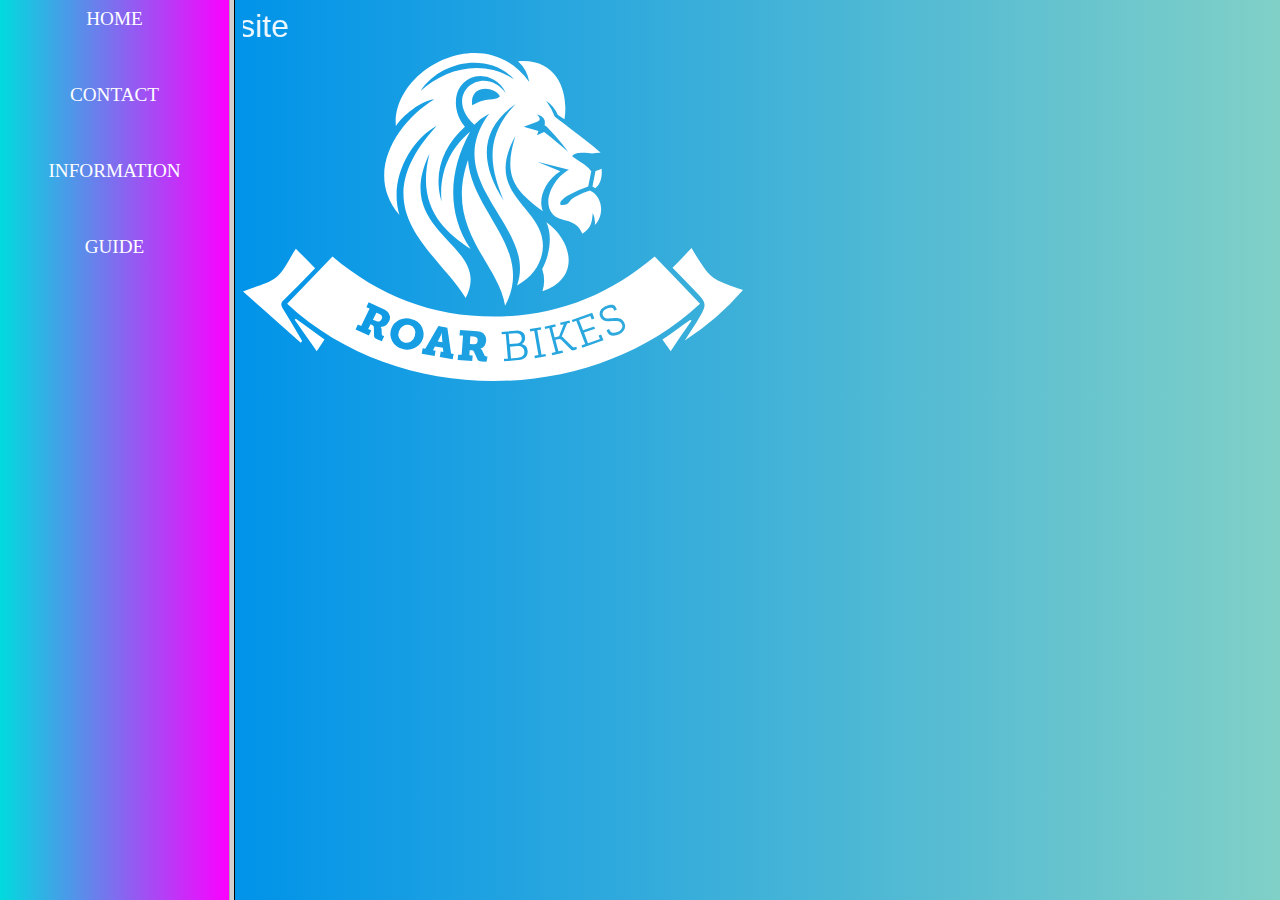
<file: index.html>
<!DOCTYPE html>
<html lang="en">
        <link href="https://cdn.jsdelivr.net/npm/bootstrap@5.0.2/dist/css/bootstrap.min.css" rel="stylesheet" integrity="sha384-EVSTQN3/azprG1Anm3QDgpJLIm9Nao0Yz1ztcQTwFspd3yD65VohhpuuCOmLASjC" crossorigin="anonymous">
        <link rel="preconnect" href="https://fonts.googleapis.com">
    <link rel="preconnect" href="https://fonts.gstatic.com" crossorigin>
    <link href="https://fonts.googleapis.com/css2?family=PT+Serif&family=Playfair+Display&family=Roboto:ital,wght@1,700&display=swap" rel="stylesheet"> 
    <script src="https://cdn.jsdelivr.net/npm/bootstrap@5.0.2/dist/js/bootstrap.bundle.min.js" integrity="sha384-MrcW6ZMFYlzcLA8Nl+NtUVF0sA7MsXsP1UyJoMp4YLEuNSfAP+JcXn/tWtIaxVXM" crossorigin="anonymous"></script>
    <script src="https://cdn.jsdelivr.net/npm/@popperjs/core@2.9.2/dist/umd/popper.min.js" integrity="sha384-IQsoLXl5PILFhosVNubq5LC7Qb9DXgDA9i+tQ8Zj3iwWAwPtgFTxbJ8NT4GN1R8p" crossorigin="anonymous"></script>
    <script src="https://cdn.jsdelivr.net/npm/bootstrap@5.0.2/dist/js/bootstrap.min.js" integrity="sha384-cVKIPhGWiC2Al4u+LWgxfKTRIcfu0JTxR+EQDz/bgldoEyl4H0zUF0QKbrJ0EcQF" crossorigin="anonymous"></script>
 
    
        <frameset cols="18%,*">
           
                <frame src="file.html" name="left">
                <frame src="welcome.html" name="right">
            
        </frameset>
</html>
</file>
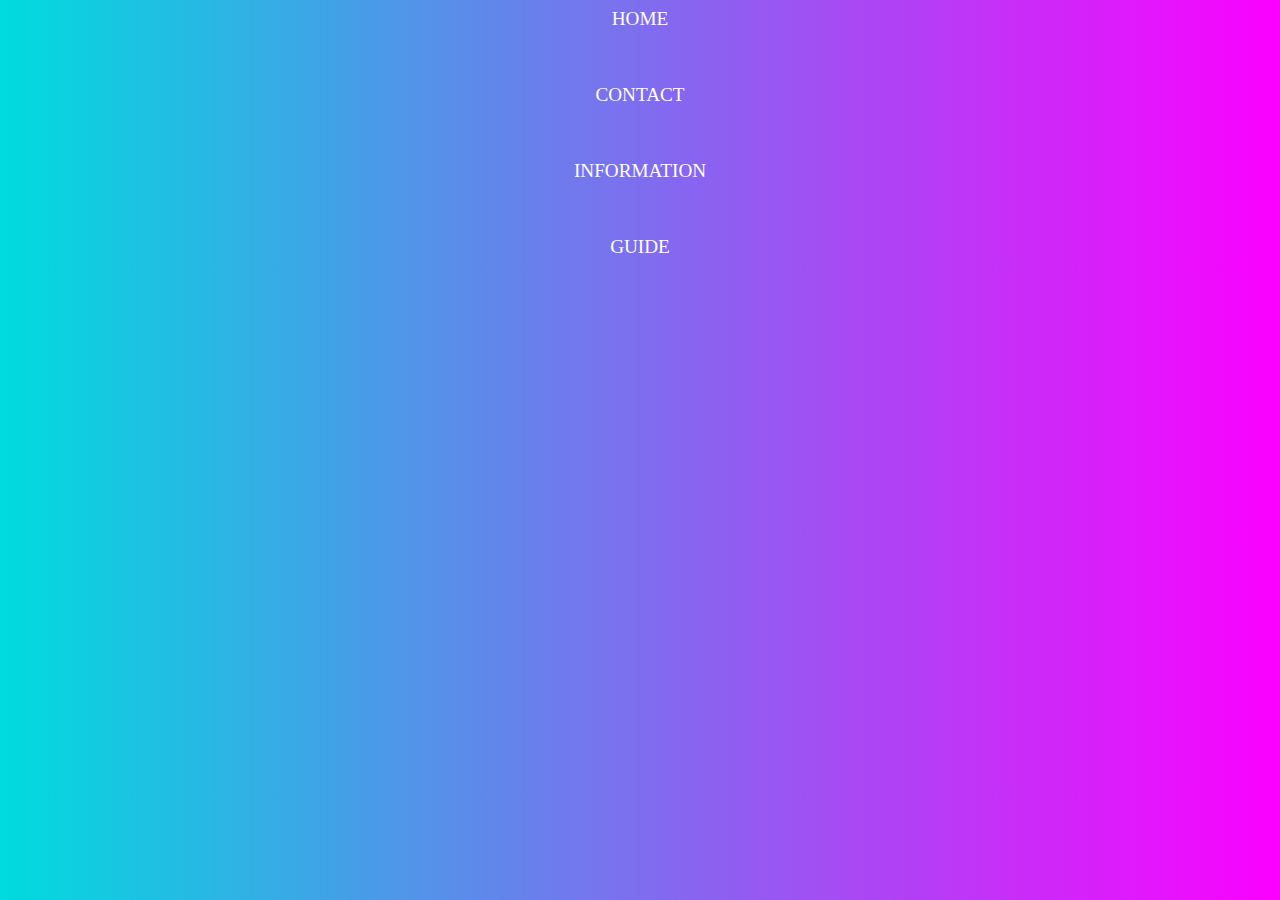
<file: file.html>
<!DOCTYPE html>
<html lang="en">
<head>
    <meta charset="UTF-8">
    <meta name="viewport" content="width=device-width, initial-scale=1.0">
    <title>Document</title>
    <link href="https://cdn.jsdelivr.net/npm/bootstrap@5.0.2/dist/css/bootstrap.min.css" rel="stylesheet" integrity="sha384-EVSTQN3/azprG1Anm3QDgpJLIm9Nao0Yz1ztcQTwFspd3yD65VohhpuuCOmLASjC" crossorigin="anonymous">
    <link rel="preconnect" href="https://fonts.googleapis.com">
<link rel="preconnect" href="https://fonts.gstatic.com" crossorigin>
<link href="https://fonts.googleapis.com/css2?family=PT+Serif&family=Playfair+Display&family=Roboto:ital,wght@1,700&display=swap" rel="stylesheet"> 
   
<link rel="stylesheet" href="style1.css">    
</head>
<body>
        <script src="https://cdn.jsdelivr.net/npm/bootstrap@5.0.2/dist/js/bootstrap.bundle.min.js" integrity="sha384-MrcW6ZMFYlzcLA8Nl+NtUVF0sA7MsXsP1UyJoMp4YLEuNSfAP+JcXn/tWtIaxVXM" crossorigin="anonymous"></script>
    <script src="https://cdn.jsdelivr.net/npm/@popperjs/core@2.9.2/dist/umd/popper.min.js" integrity="sha384-IQsoLXl5PILFhosVNubq5LC7Qb9DXgDA9i+tQ8Zj3iwWAwPtgFTxbJ8NT4GN1R8p" crossorigin="anonymous"></script>
    <script src="https://cdn.jsdelivr.net/npm/bootstrap@5.0.2/dist/js/bootstrap.min.js" integrity="sha384-cVKIPhGWiC2Al4u+LWgxfKTRIcfu0JTxR+EQDz/bgldoEyl4H0zUF0QKbrJ0EcQF" crossorigin="anonymous"></script>
    <script src="jquery-3.6.4.js"></script>
    <script src="script.js"></script>
       <center>
                <a class="box" href="home.html" target="right">HOME</a><br><br><br><br>
                <a class="box1" href="https://kavyan506.github.io/Kavya-N-MeatYogurt-Company/" target="right">CONTACT</a><br><br><br><br>
                <a class="box2" href="information.html" target="right">INFORMATION</a><br><br><br><br>
                <a class="box3" href="guide.html" target="right">GUIDE</a>
        </center>
    
</body>
</html>
</file>
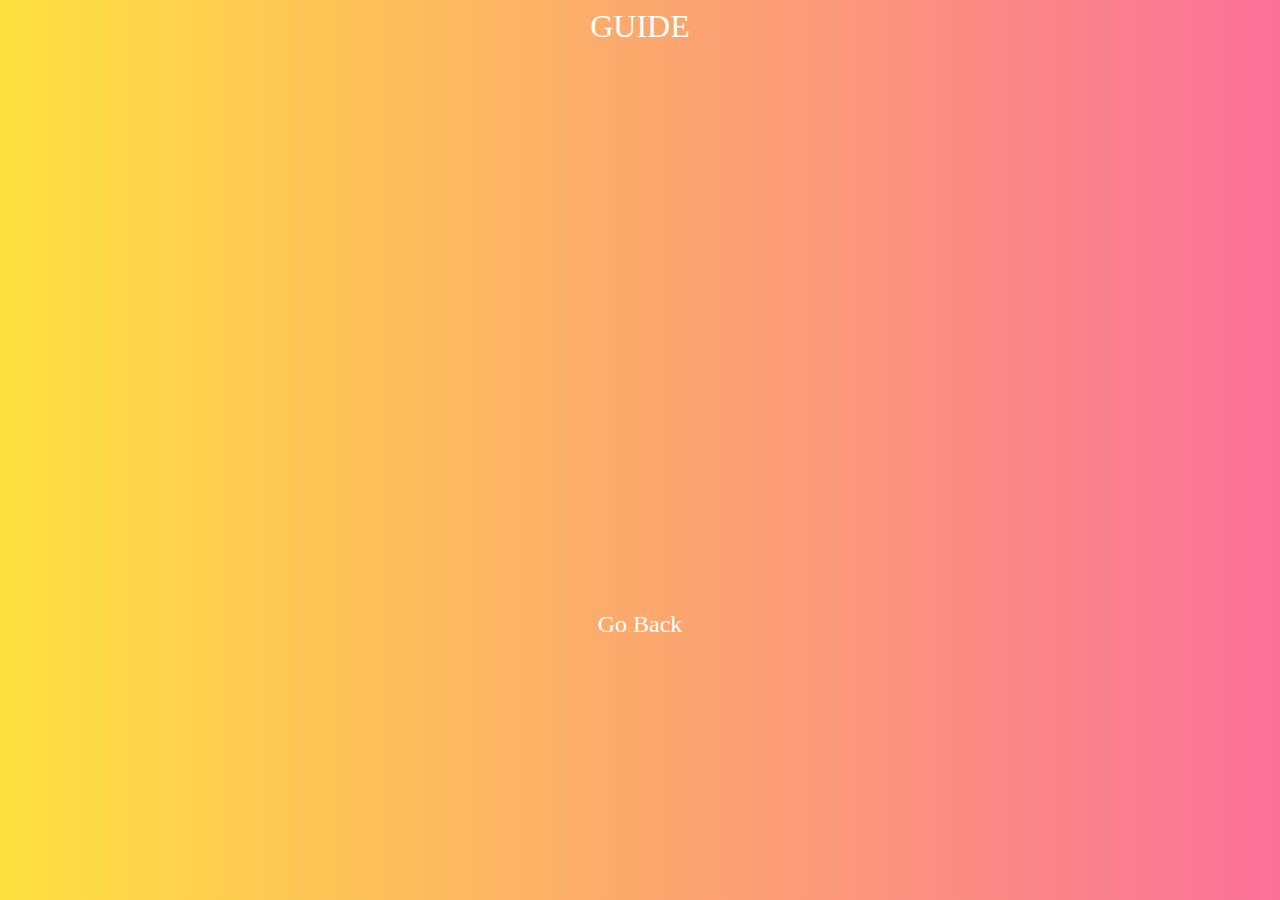
<file: guide.html>
<!DOCTYPE html>
<html lang="en">
<head>
    <meta charset="UTF-8">
    <meta name="viewport" content="width=device-width, initial-scale=1.0">
    <title>Document</title>
    <link href="https://cdn.jsdelivr.net/npm/bootstrap@5.0.2/dist/css/bootstrap.min.css" rel="stylesheet" integrity="sha384-EVSTQN3/azprG1Anm3QDgpJLIm9Nao0Yz1ztcQTwFspd3yD65VohhpuuCOmLASjC" crossorigin="anonymous">
    <link rel="preconnect" href="https://fonts.googleapis.com">
<link rel="preconnect" href="https://fonts.gstatic.com" crossorigin>
<link href="https://fonts.googleapis.com/css2?family=PT+Serif&family=Playfair+Display&family=Roboto:ital,wght@1,700&display=swap" rel="stylesheet"> 
   
   <link rel="stylesheet" href="style2.css">
</head>
<body>
    <script src="https://cdn.jsdelivr.net/npm/bootstrap@5.0.2/dist/js/bootstrap.bundle.min.js" integrity="sha384-MrcW6ZMFYlzcLA8Nl+NtUVF0sA7MsXsP1UyJoMp4YLEuNSfAP+JcXn/tWtIaxVXM" crossorigin="anonymous"></script>
    <script src="https://cdn.jsdelivr.net/npm/@popperjs/core@2.9.2/dist/umd/popper.min.js" integrity="sha384-IQsoLXl5PILFhosVNubq5LC7Qb9DXgDA9i+tQ8Zj3iwWAwPtgFTxbJ8NT4GN1R8p" crossorigin="anonymous"></script>
    <script src="https://cdn.jsdelivr.net/npm/bootstrap@5.0.2/dist/js/bootstrap.min.js" integrity="sha384-cVKIPhGWiC2Al4u+LWgxfKTRIcfu0JTxR+EQDz/bgldoEyl4H0zUF0QKbrJ0EcQF" crossorigin="anonymous"></script>

    <center>GUIDE <br>
        <iframe src="https://www.google.com/maps/embed?pb=!1m18!1m12!1m3!1d3672.334957338082!2d72.50807137518784!3d23.011470479181583!2m3!1f0!2f0!3f0!3m2!1i1024!2i768!4f13.1!3m3!1m2!1s0x395e9b2844eace7d%3A0x204486d710bcbc6c!2sBarbeque%20Nation%20-%20Ahmedabad%20-%20Prahladnagar!5e0!3m2!1sen!2sin!4v1687699642316!5m2!1sen!2sin" width="600" height="450" style="border:0;" allowfullscreen="" loading="lazy" referrerpolicy="no-referrer-when-downgrade"></iframe></center>

<center><a href="welcome.html">Go Back</a></center>
</body>
</html>
</file>
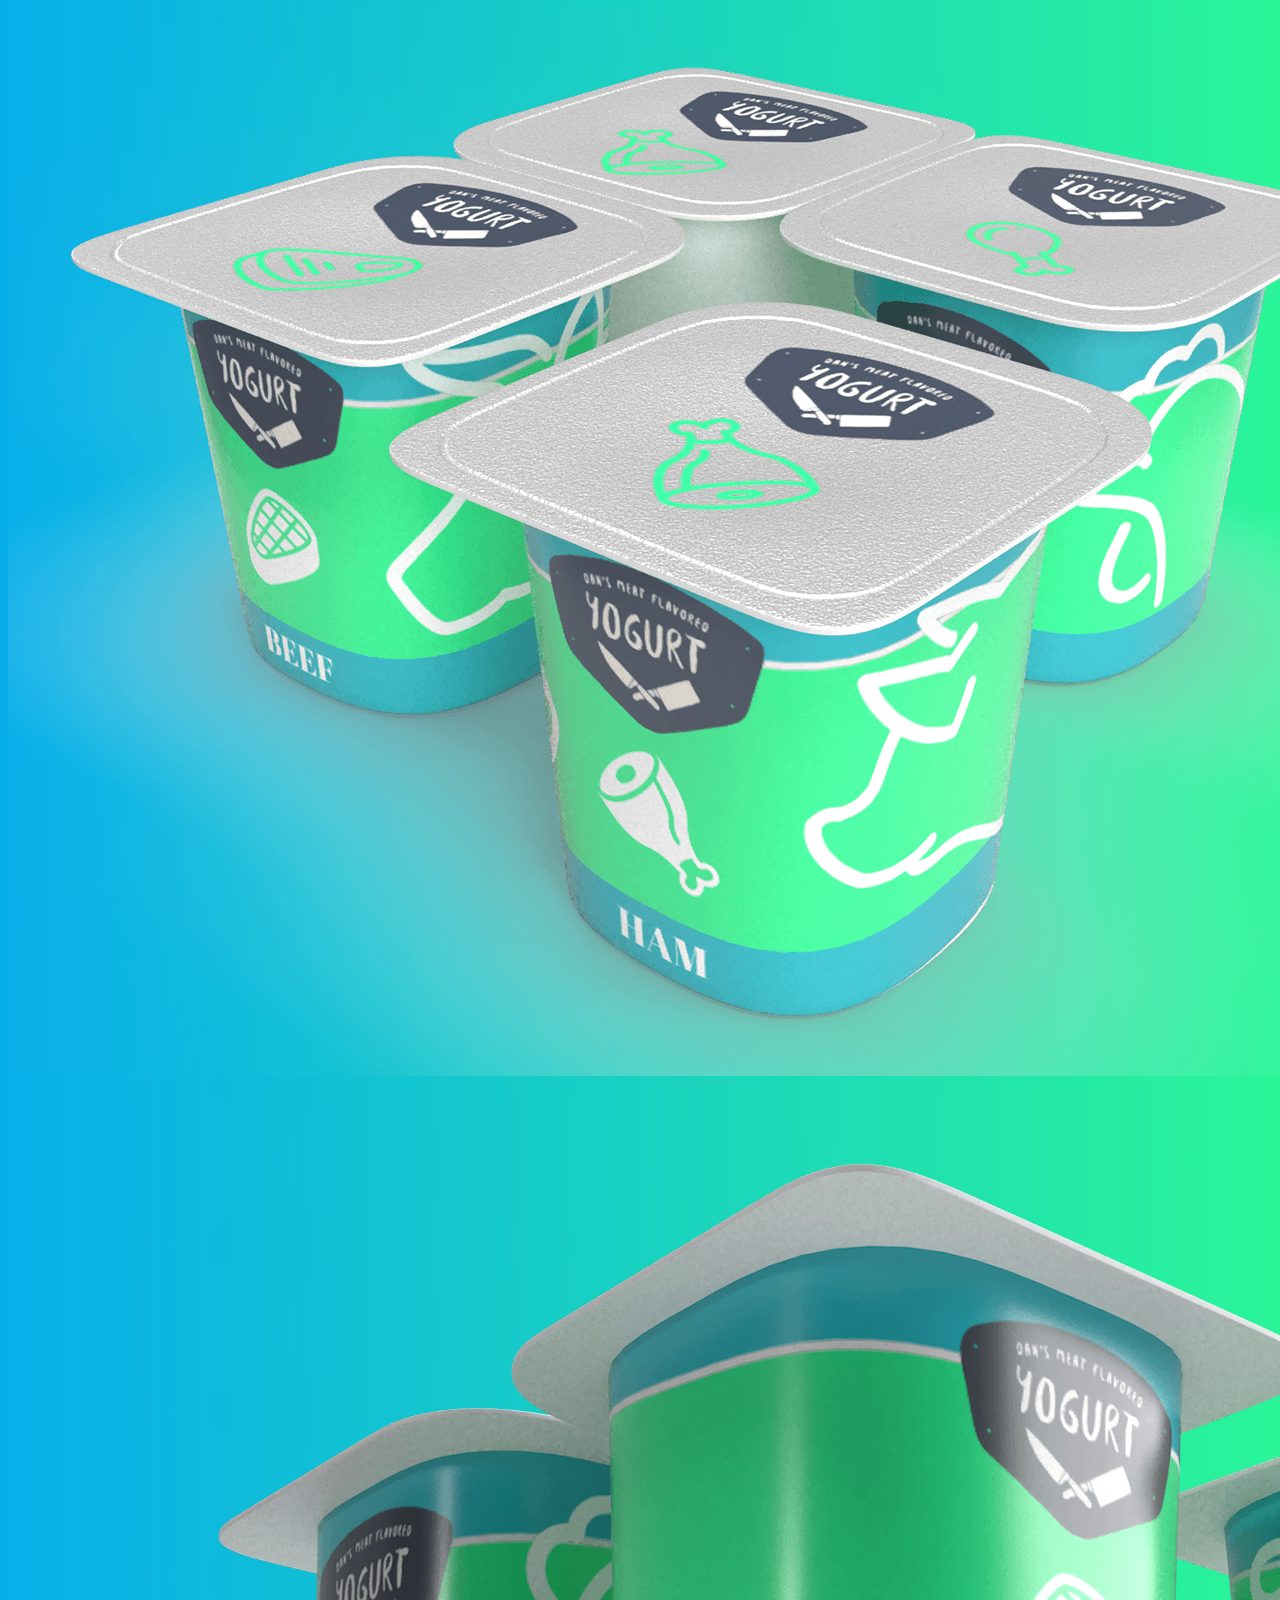
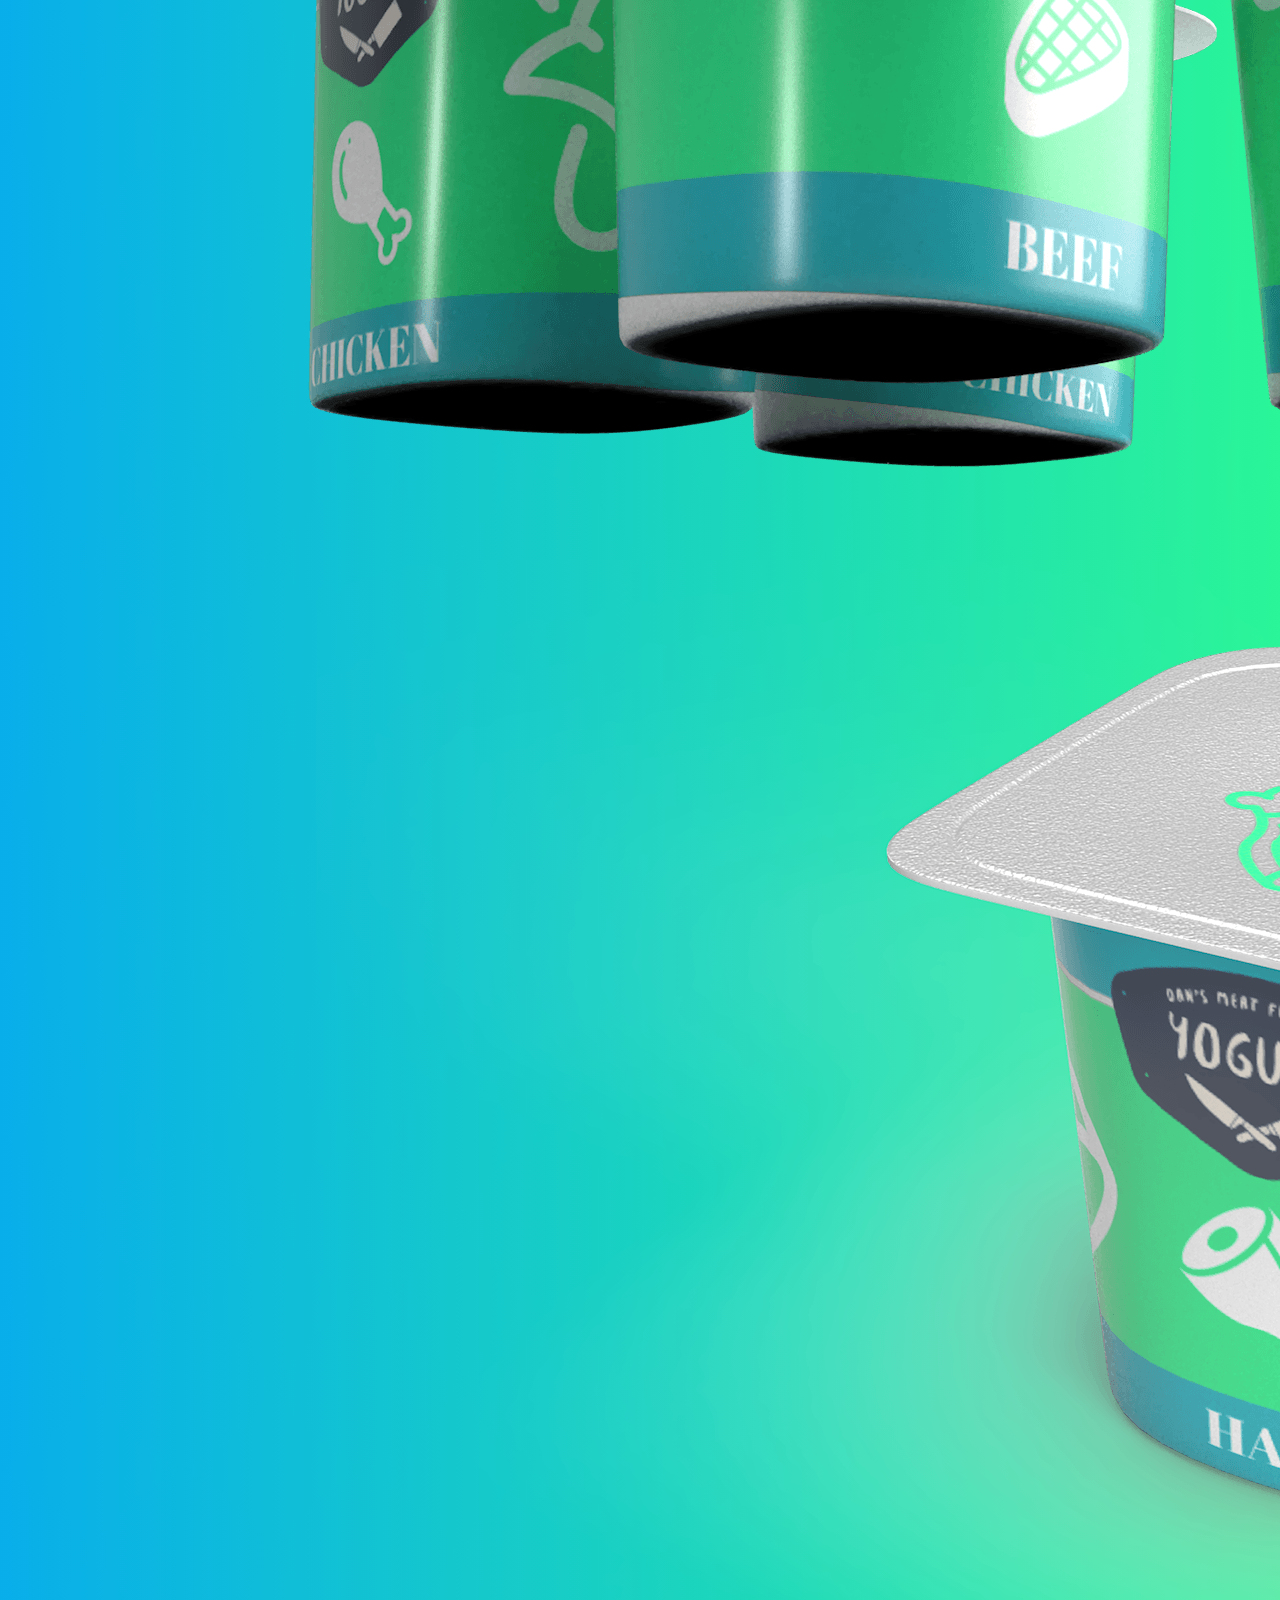
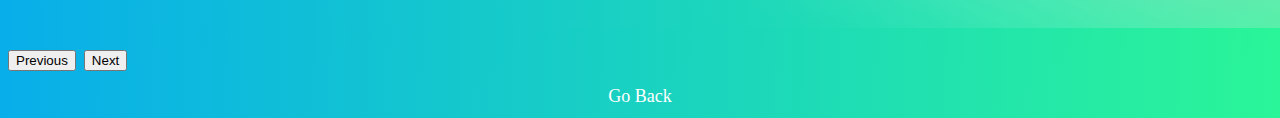
<file: home.html>
<!DOCTYPE html>
<html lang="en">
<head>
    <meta charset="UTF-8">
    <meta name="viewport" content="width=device-width, initial-scale=1.0">
    <title>Document</title>
    <link href="https://cdn.jsdelivr.net/npm/bootstrap@5.0.2/dist/css/bootstrap.min.css" rel="stylesheet" integrity="sha384-EVSTQN3/azprG1Anm3QDgpJLIm9Nao0Yz1ztcQTwFspd3yD65VohhpuuCOmLASjC" crossorigin="anonymous">
    <link rel="preconnect" href="https://fonts.googleapis.com">
<link rel="preconnect" href="https://fonts.gstatic.com" crossorigin>
<link href="https://fonts.googleapis.com/css2?family=PT+Serif&family=Playfair+Display&family=Roboto:ital,wght@1,700&display=swap" rel="stylesheet"> 
   
   <link rel="stylesheet" href="style6.css">
</head>
<body>
    <script src="https://cdn.jsdelivr.net/npm/bootstrap@5.0.2/dist/js/bootstrap.bundle.min.js" integrity="sha384-MrcW6ZMFYlzcLA8Nl+NtUVF0sA7MsXsP1UyJoMp4YLEuNSfAP+JcXn/tWtIaxVXM" crossorigin="anonymous"></script>
    <script src="https://cdn.jsdelivr.net/npm/@popperjs/core@2.9.2/dist/umd/popper.min.js" integrity="sha384-IQsoLXl5PILFhosVNubq5LC7Qb9DXgDA9i+tQ8Zj3iwWAwPtgFTxbJ8NT4GN1R8p" crossorigin="anonymous"></script>
    <script src="https://cdn.jsdelivr.net/npm/bootstrap@5.0.2/dist/js/bootstrap.min.js" integrity="sha384-cVKIPhGWiC2Al4u+LWgxfKTRIcfu0JTxR+EQDz/bgldoEyl4H0zUF0QKbrJ0EcQF" crossorigin="anonymous"></script>
    <div id="carouselExampleControls" class="carousel slide" data-bs-ride="carousel">
        <div class="carousel-inner">
          <div class="carousel-item active">
            <img src="yogurt-1.png" class="d-block w-100" alt="...">
          </div>
          <div class="carousel-item">
            <img src="yogurt-2.png" class="d-block w-100" alt="...">
          </div>
          <div class="carousel-item">
            <img src="yogurt-3.png" class="d-block w-100" alt="...">
          </div>
        </div>
        <button class="carousel-control-prev" type="button" data-bs-target="#carouselExampleControls" data-bs-slide="prev">
          <span class="carousel-control-prev-icon" aria-hidden="true"></span>
          <span class="visually-hidden">Previous</span>
        </button>
        <button class="carousel-control-next" type="button" data-bs-target="#carouselExampleControls" data-bs-slide="next">
          <span class="carousel-control-next-icon" aria-hidden="true"></span>
          <span class="visually-hidden">Next</span>
        </button>
      </div>
      <center><a href="welcome.html">Go Back</a></center>
</body>
</html>
</file>
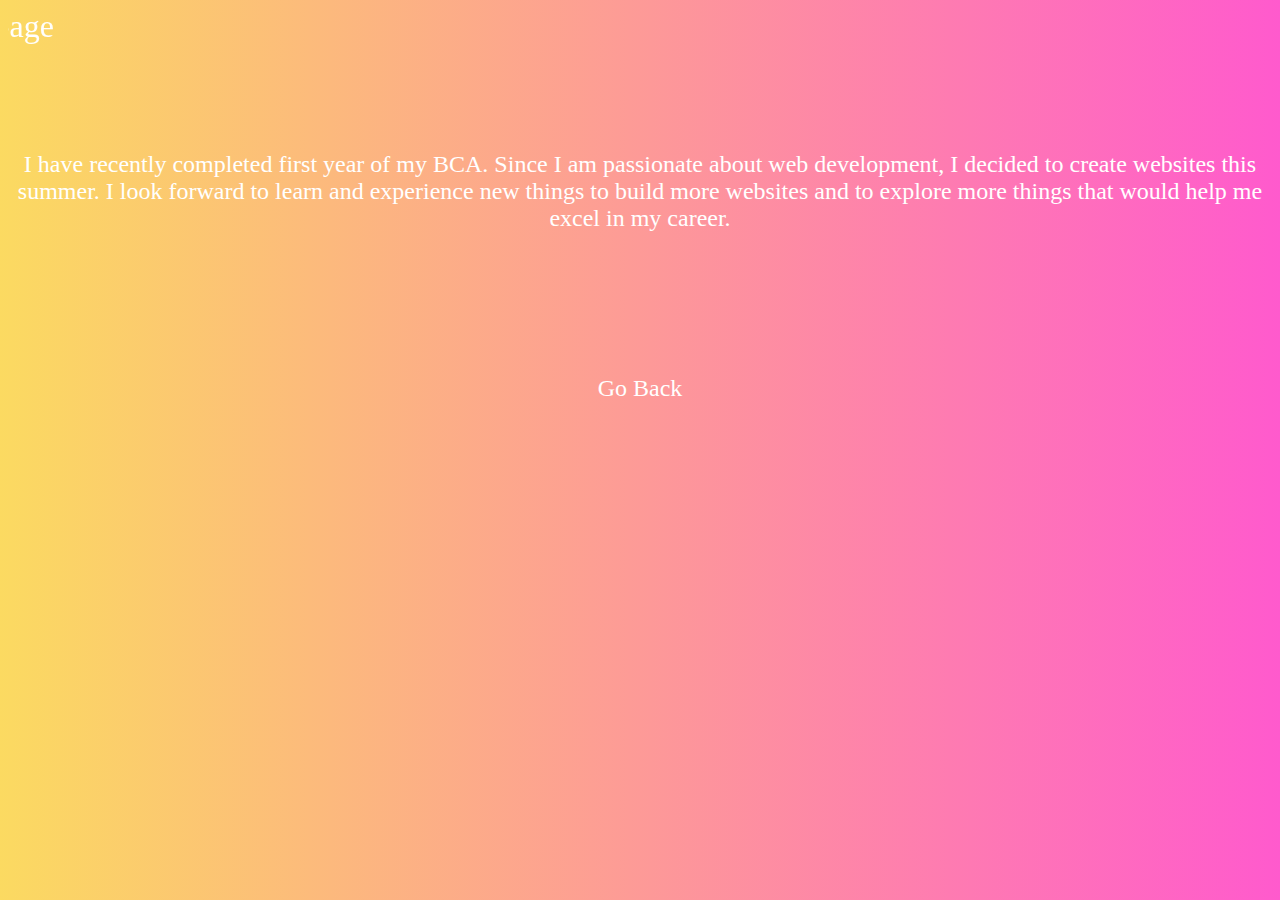
<file: information.html>
<!DOCTYPE html>
<html lang="en">
<head>
    <meta charset="UTF-8">
    <meta name="viewport" content="width=device-width, initial-scale=1.0">
    <title>Document</title>
    <link href="https://cdn.jsdelivr.net/npm/bootstrap@5.0.2/dist/css/bootstrap.min.css" rel="stylesheet" integrity="sha384-EVSTQN3/azprG1Anm3QDgpJLIm9Nao0Yz1ztcQTwFspd3yD65VohhpuuCOmLASjC" crossorigin="anonymous">
    <link rel="preconnect" href="https://fonts.googleapis.com">
<link rel="preconnect" href="https://fonts.gstatic.com" crossorigin>
<link href="https://fonts.googleapis.com/css2?family=PT+Serif&family=Playfair+Display&family=Roboto:ital,wght@1,700&display=swap" rel="stylesheet"> 
   
   <link rel="stylesheet" href="style4.css">
</head>
<body>
    <script src="https://cdn.jsdelivr.net/npm/bootstrap@5.0.2/dist/js/bootstrap.bundle.min.js" integrity="sha384-MrcW6ZMFYlzcLA8Nl+NtUVF0sA7MsXsP1UyJoMp4YLEuNSfAP+JcXn/tWtIaxVXM" crossorigin="anonymous"></script>
    <script src="https://cdn.jsdelivr.net/npm/@popperjs/core@2.9.2/dist/umd/popper.min.js" integrity="sha384-IQsoLXl5PILFhosVNubq5LC7Qb9DXgDA9i+tQ8Zj3iwWAwPtgFTxbJ8NT4GN1R8p" crossorigin="anonymous"></script>
    <script src="https://cdn.jsdelivr.net/npm/bootstrap@5.0.2/dist/js/bootstrap.min.js" integrity="sha384-cVKIPhGWiC2Al4u+LWgxfKTRIcfu0JTxR+EQDz/bgldoEyl4H0zUF0QKbrJ0EcQF" crossorigin="anonymous"></script>
 
    <marquee behavior="" direction="right">Welcome to this page</marquee>
    <br><br><br>
    <center>
        <p>I have recently completed first year of my BCA. Since I am passionate about web development, I decided to create websites this summer. I look forward to learn and experience new things to build more websites and to explore more things that would help me excel in my career.</p>
    </center>
    <br><br><br>
   <center><a href="welcome.html">Go Back</a></center>
</body>
</html>
</file>
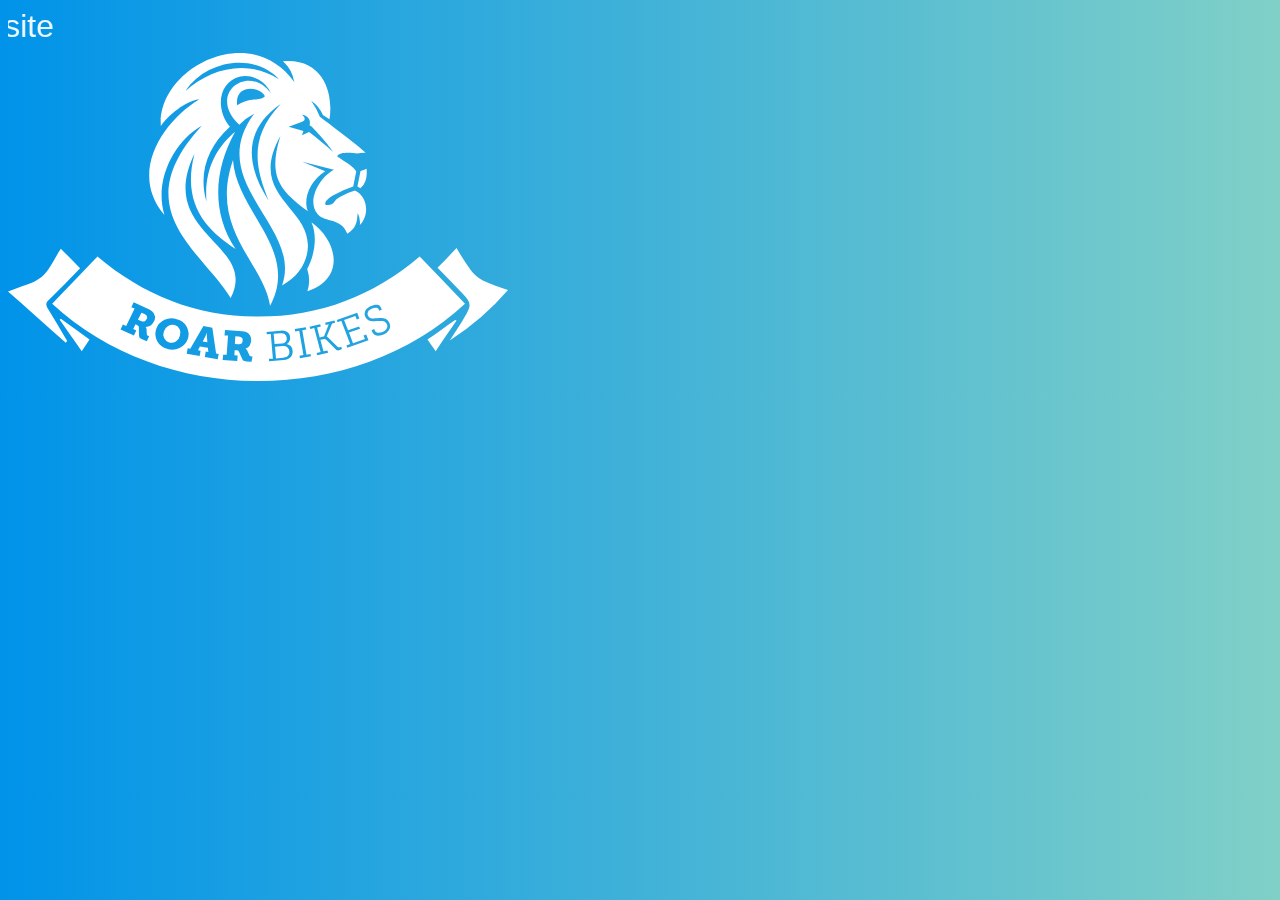
<file: welcome.html>
<!DOCTYPE html>
<html lang="en">
<head>
    <meta charset="UTF-8">
    <meta name="viewport" content="width=device-width, initial-scale=1.0">
    <title>Document</title>
    <link href="https://cdn.jsdelivr.net/npm/bootstrap@5.0.2/dist/css/bootstrap.min.css" rel="stylesheet" integrity="sha384-EVSTQN3/azprG1Anm3QDgpJLIm9Nao0Yz1ztcQTwFspd3yD65VohhpuuCOmLASjC" crossorigin="anonymous">
    <link rel="preconnect" href="https://fonts.googleapis.com">
<link rel="preconnect" href="https://fonts.gstatic.com" crossorigin>
<link href="https://fonts.googleapis.com/css2?family=PT+Serif&family=Playfair+Display&family=Roboto:ital,wght@1,700&display=swap" rel="stylesheet"> 
   
    <link rel="stylesheet" href="style3.css">
</head>
<body>
    <script src="https://cdn.jsdelivr.net/npm/bootstrap@5.0.2/dist/js/bootstrap.bundle.min.js" integrity="sha384-MrcW6ZMFYlzcLA8Nl+NtUVF0sA7MsXsP1UyJoMp4YLEuNSfAP+JcXn/tWtIaxVXM" crossorigin="anonymous"></script>
    <script src="https://cdn.jsdelivr.net/npm/@popperjs/core@2.9.2/dist/umd/popper.min.js" integrity="sha384-IQsoLXl5PILFhosVNubq5LC7Qb9DXgDA9i+tQ8Zj3iwWAwPtgFTxbJ8NT4GN1R8p" crossorigin="anonymous"></script>
    <script src="https://cdn.jsdelivr.net/npm/bootstrap@5.0.2/dist/js/bootstrap.min.js" integrity="sha384-cVKIPhGWiC2Al4u+LWgxfKTRIcfu0JTxR+EQDz/bgldoEyl4H0zUF0QKbrJ0EcQF" crossorigin="anonymous"></script>
 
    <marquee behavior="" direction="right">Welcome to my website</marquee>
    <img src="logo-roar-bikes.svg" alt="" srcset="" width="500px">
    
    
</body>
</html>
</file>
<file: style1.css>
body{background-color: #00DBDE;
    background-image: linear-gradient(to right, #00DBDE 0%, #FC00FF 100%);
    ;color:white}
    a{text-decoration: none;
    color:white;font-size:medium;font-size:larger;
    align-content: center;}
    a:hover{color:#FC00FF;background-color:aqua;font-size:x-large;}
</file>
<file: style2.css>
body{background-color: #FEE140;
    background-image: linear-gradient(to right, #FEE140 0%, #FA709A 100%);
    ;color:white;font-size: xx-large;}
    
    iframe{margin:50px}
    a{color: white;
    font-size: x-large;
text-decoration: none;}
</file>
<file: style6.css>
body{background-color: #08AEEA;
    background-image: linear-gradient(to right, #08AEEA 0%, #2AF598 100%);
;color:white;font-size: xx-large;}
a{color:white;text-decoration: none;font-size: large;}
</file>
<file: style4.css>
body{background-color: #FBDA61;
    background-image: linear-gradient(to right, #FBDA61 0%, #FF5ACD 100%);
;color:white;font-size: xx-large;}
p{
    font-size:x-large
}
a{text-decoration: none;
font-size: x-large;
color: white;
 text-align:center}
</file>
<file: style3.css>
body{background-color: #0093E9;
background-image: linear-gradient(to right, #0093E9 0%, #80D0C7 100%);
color:aliceblue;
font-size:xx-large;
font-family:'Trebuchet MS', 'Lucida Sans Unicode', 'Lucida Grande', 'Lucida Sans', Arial, sans-serif;}
</file>
